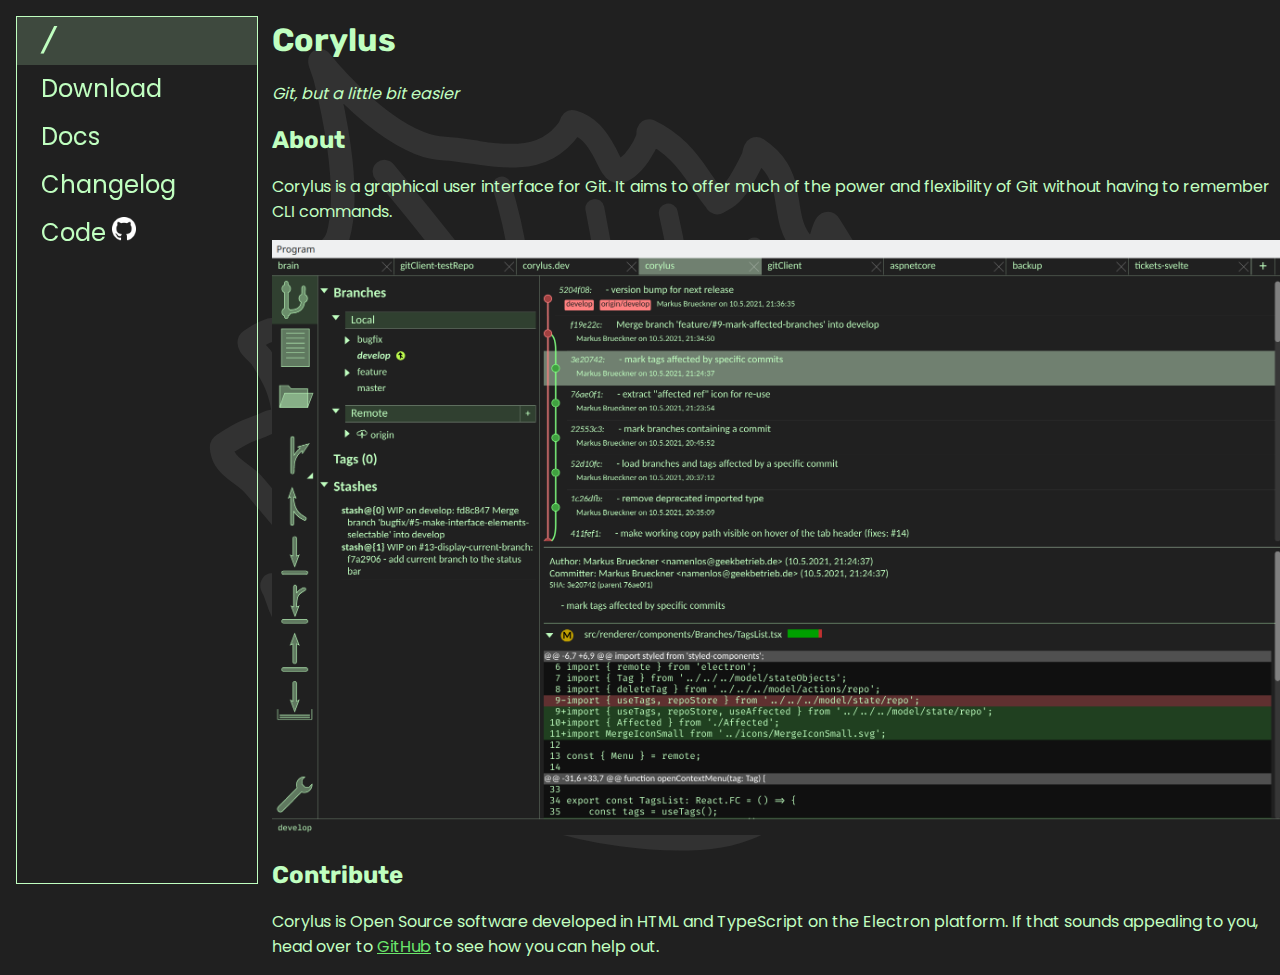
<file: index.html>
<!DOCTYPE html>
<html lang="en">
    <head>
        <meta charset="UTF-8"/>
        <meta http-equiv="X-UA-Compatible" content="IE=edge"/>
        <meta name="viewport" content="width=device-width, initial-scale=1.0"/>
        <title>Corylus</title>
        <link rel="stylesheet" href="/corylus.css"/>
    </head>
    <body>
        <nav>
            <ul>
                <li class="active">/</li>
                <li class=""><a href="/download/">Download</a></li>
                <li class=""><a href="/docs/">Docs</a></li>
                <li class=""><a href="/changelog/">Changelog</a></li>
                <li><a href="https://github.com/corylus-git/corylus">Code <img src="/img/GitHub-Mark-Light-32px.png"  style="width: 1em" alt="The GitHub logo"></a></li>
            </ul>
        </nav>
        <main>
            
            <h1>Corylus</h1>
<p><em>Git, but a little bit easier</em></p>
<h2>About</h2>
<p>Corylus is a graphical user interface for Git. It aims to offer much of the power
and flexibility of Git without having to remember CLI commands.</p>
<p><img src="/img/corylus.png" alt="Screenshot of the Corylus main window"></p>
<h2>Contribute</h2>
<p>Corylus is Open Source software developed in HTML and TypeScript on the Electron
platform. If that sounds appealing to you, head over to <a href="https://github.com/corylus-git/corylus">GitHub</a>
to see how you can help out.</p>

        </main>
    </body>
</html>
</file>
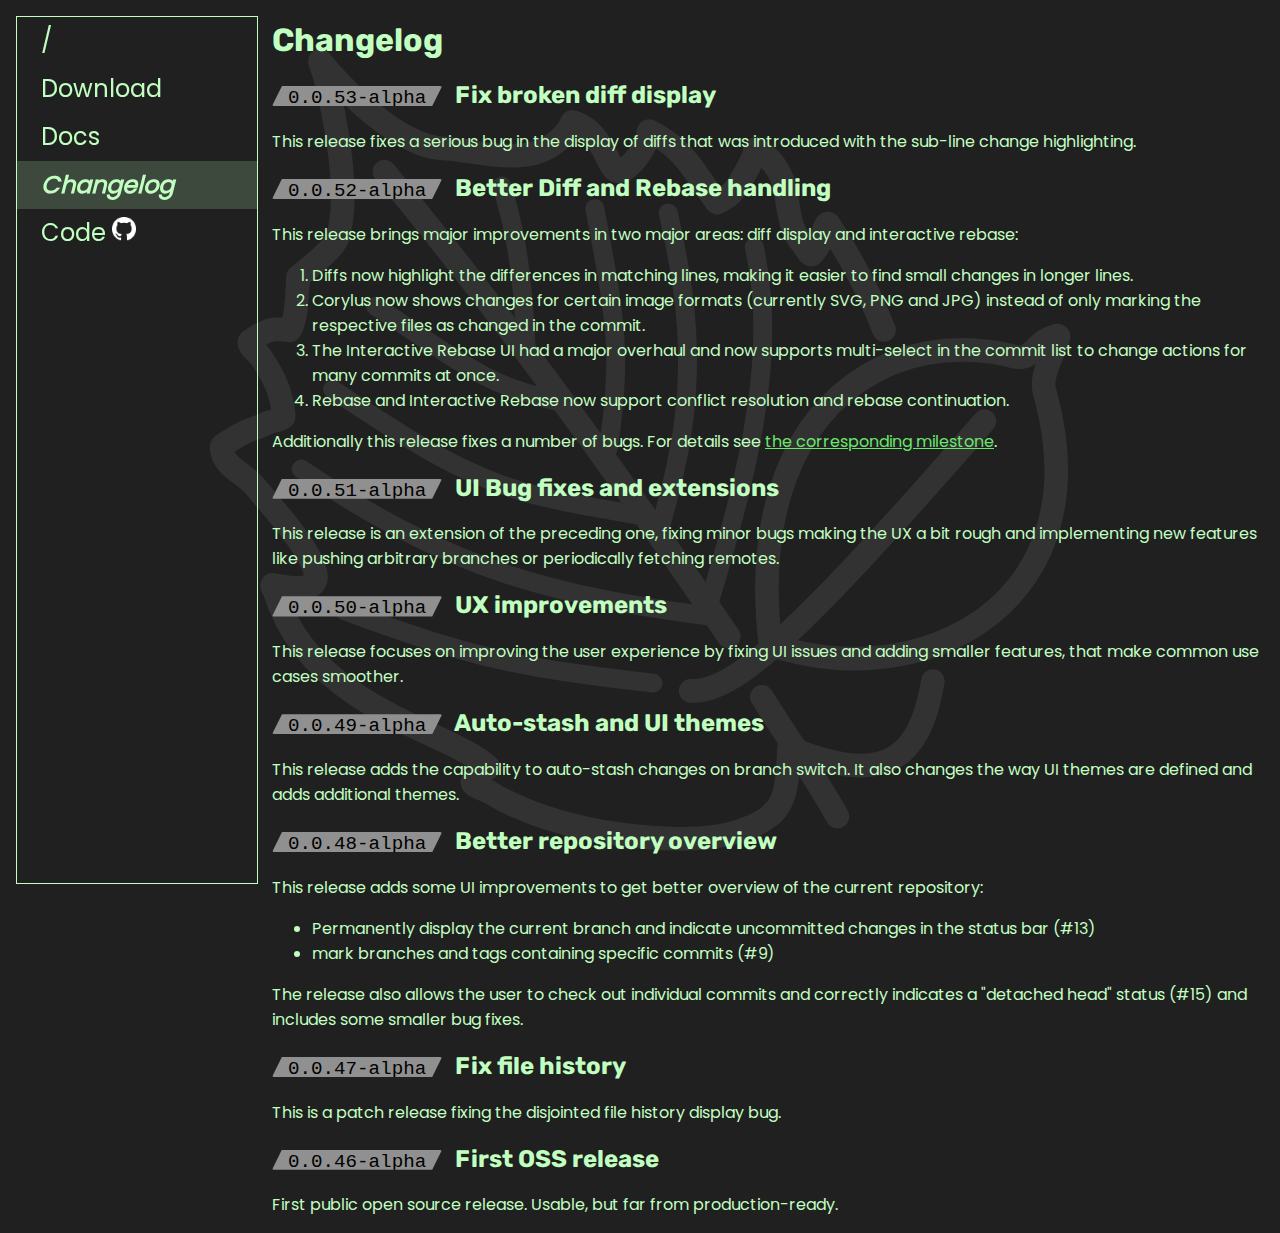
<file: changelog/index.html>
<!DOCTYPE html>
<html lang="en">
    <head>
        <meta charset="UTF-8"/>
        <meta http-equiv="X-UA-Compatible" content="IE=edge"/>
        <meta name="viewport" content="width=device-width, initial-scale=1.0"/>
        <title>Corylus - Changelog</title>
        <link rel="stylesheet" href="/corylus.css"/>
    </head>
    <body>
        <nav>
            <ul>
                <li class=""><a href="/">/</a></li>
                <li class=""><a href="/download/">Download</a></li>
                <li class=""><a href="/docs/">Docs</a></li>
                <li class="active">Changelog</li>
                <li><a href="https://github.com/corylus-git/corylus">Code <img src="/img/GitHub-Mark-Light-32px.png"  style="width: 1em" alt="The GitHub logo"></a></li>
            </ul>
        </nav>
        <main>
            
                <h1>Changelog</h1>
            
            <main>
  <div>
    
  </div>
  <div>
    
      <h2><span class="release-tag">0.0.53-alpha</span> Fix broken diff display</h2>
      <p>
      <p>This release fixes a serious bug in the display of diffs that was introduced with the sub-line change highlighting.</p>

      </p>
    
      <h2><span class="release-tag">0.0.52-alpha</span> Better Diff and Rebase handling</h2>
      <p>
      <p>This release brings major improvements in two major areas: diff display and interactive rebase:</p>
<ol>
<li>Diffs now highlight the differences in matching lines, making it easier to find small changes in longer lines.</li>
<li>Corylus now shows changes for certain image formats (currently SVG, PNG and JPG) instead of only marking the respective files as changed in the commit.</li>
<li>The Interactive Rebase UI had a major overhaul and now supports multi-select in the commit list to change actions for many commits at once.</li>
<li>Rebase and Interactive Rebase now support conflict resolution and rebase continuation.</li>
</ol>
<p>Additionally this release fixes a number of bugs. For details see <a href="https://github.com/corylus-git/corylus/issues?q=is%3Aissue+milestone%3A0.0.52+is%3Aclosed">the corresponding milestone</a>.</p>

      </p>
    
      <h2><span class="release-tag">0.0.51-alpha</span> UI Bug fixes and extensions</h2>
      <p>
      <p>This release is an extension of the preceding one, fixing minor bugs making the UX a bit rough and implementing new features like pushing arbitrary branches or periodically fetching remotes.</p>

      </p>
    
      <h2><span class="release-tag">0.0.50-alpha</span> UX improvements</h2>
      <p>
      <p>This release focuses on improving the user experience by fixing UI issues and adding smaller features, that make common use cases smoother.</p>

      </p>
    
      <h2><span class="release-tag">0.0.49-alpha</span> Auto-stash and UI themes</h2>
      <p>
      <p>This release adds the capability to auto-stash changes on branch switch. It also changes the way UI themes are defined and adds additional themes.</p>

      </p>
    
      <h2><span class="release-tag">0.0.48-alpha</span> Better repository overview</h2>
      <p>
      <p>This release adds some UI improvements to get better overview of the current repository:</p>
<ul>
<li>Permanently display the current branch and indicate uncommitted changes in the status bar (#13)</li>
<li>mark branches and tags containing specific commits (#9)</li>
</ul>
<p>The release also allows the user to check out individual commits and correctly indicates a &quot;detached head&quot; status (#15) and includes some smaller bug fixes.</p>

      </p>
    
      <h2><span class="release-tag">0.0.47-alpha</span> Fix file history</h2>
      <p>
      <p>This is a patch release fixing the disjointed file history display bug.</p>

      </p>
    
      <h2><span class="release-tag">0.0.46-alpha</span> First OSS release</h2>
      <p>
      <p>First public open source release. Usable, but far from production-ready.</p>

      </p>
    
  </div>
</main>
        </main>
    </body>
</html>
</file>
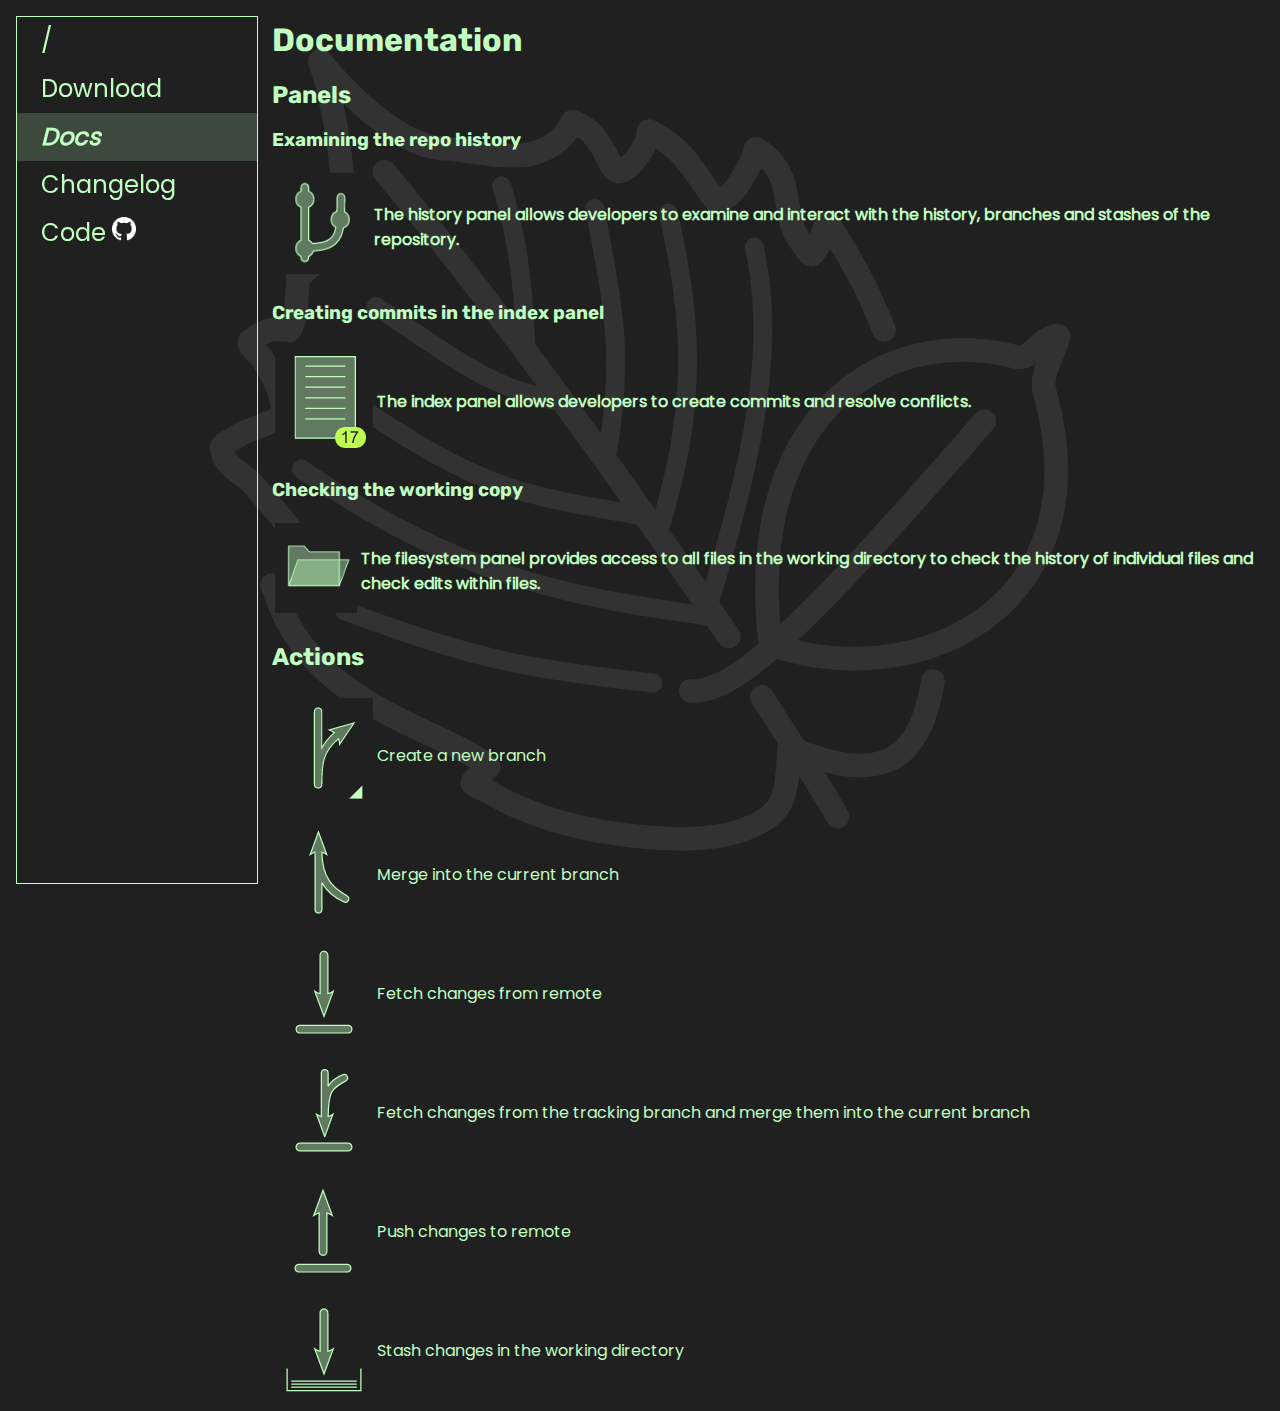
<file: doc/index.html>
<!DOCTYPE html>
<html lang="en">
    <head>
        <meta charset="UTF-8"/>
        <meta http-equiv="X-UA-Compatible" content="IE=edge"/>
        <meta name="viewport" content="width=device-width, initial-scale=1.0"/>
        <title>Corylus - Documentation</title>
        <link rel="stylesheet" href="/corylus.css"/>
    </head>
    <body>
        <nav>
            <ul>
                <li class=""><a href="/">/</a></li>
                <li class=""><a href="/download/">Download</a></li>
                <li class="active">Docs</li>
                <li class=""><a href="/changelog/">Changelog</a></li>
                <li><a href="https://github.com/corylus/corylus">Code <img src="/img/GitHub-Mark-Light-32px.png"  style="width: 1em" alt="The GitHub logo"></a></li>
            </ul>
        </nav>
        <main>
            
                <h1>Documentation</h1>
            
            <h2>Panels</h2>
<h3>Examining the repo history</h3>
<table>
<thead>
<tr>
<th><img src="/img/icon-history.png" alt="History icon"></th>
<th style="text-align:left">The history panel allows developers to examine and interact with the history, branches and stashes of the repository.</th>
</tr>
</thead>
<tbody></tbody>
</table>
<h3>Creating commits in the index panel</h3>
<table>
<thead>
<tr>
<th><img src="/img/icon-index.png" alt="Index icon"></th>
<th style="text-align:left">The index panel allows developers to create commits and resolve conflicts.</th>
</tr>
</thead>
<tbody></tbody>
</table>
<h3>Checking the working copy</h3>
<table>
<thead>
<tr>
<th><img src="/img/icon-filesystem.png" alt="Filesystem icon"></th>
<th style="text-align:left">The filesystem panel provides access to all files in the working directory to check the history of individual files and check edits within files.</th>
</tr>
</thead>
<tbody></tbody>
</table>
<h2>Actions</h2>
<table>
<thead>
<tr>
<th></th>
<th style="text-align:left"></th>
</tr>
</thead>
<tbody>
<tr>
<td><img src="/img/icon-branch.png" alt="Branch icon"></td>
<td style="text-align:left">Create a new branch</td>
</tr>
<tr>
<td><img src="/img/icon-merge.png" alt="Merge icon"></td>
<td style="text-align:left">Merge into the current branch</td>
</tr>
<tr>
<td><img src="/img/icon-fetch.png" alt="Fetch icon"></td>
<td style="text-align:left">Fetch changes from remote</td>
</tr>
<tr>
<td><img src="/img/icon-pull.png" alt="Pull icon"></td>
<td style="text-align:left">Fetch changes from the tracking branch and merge them into the current branch</td>
</tr>
<tr>
<td><img src="/img/icon-push.png" alt="Push icon"></td>
<td style="text-align:left">Push changes to remote</td>
</tr>
<tr>
<td><img src="/img/icon-stash.png" alt="Stash icon"></td>
<td style="text-align:left">Stash changes in the working directory</td>
</tr>
</tbody>
</table>

        </main>
    </body>
</html>
</file>
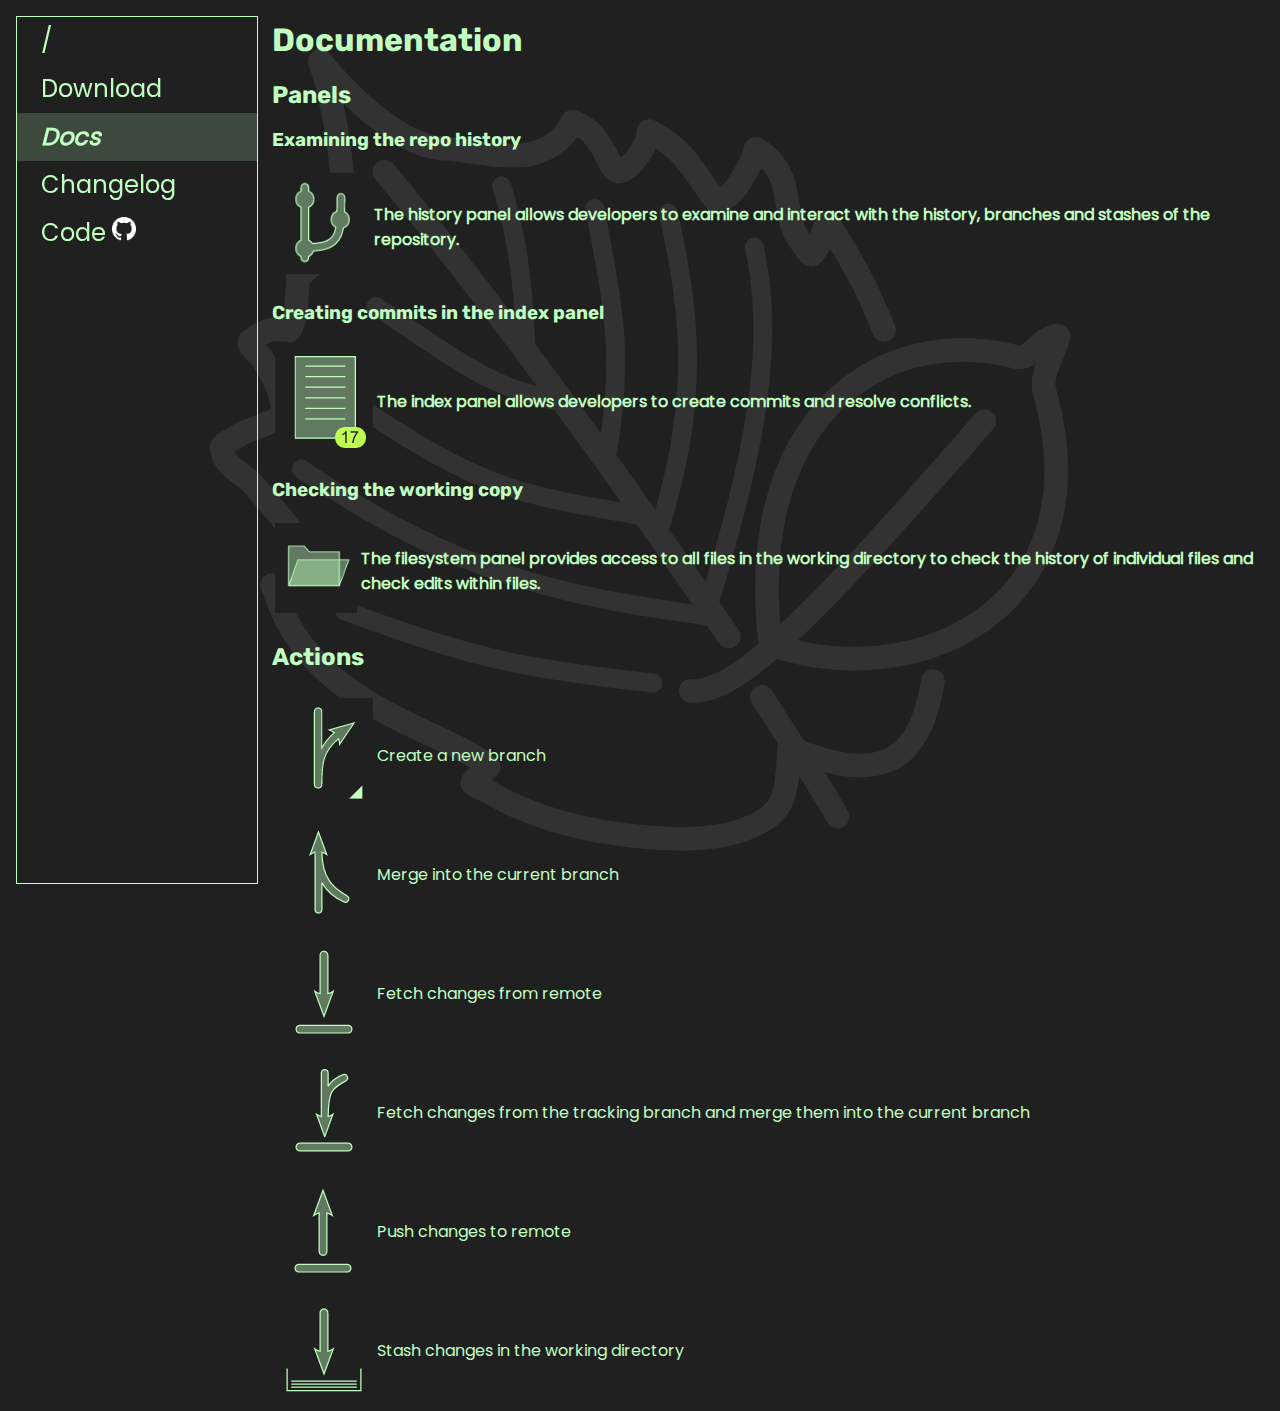
<file: docs/index.html>
<!DOCTYPE html>
<html lang="en">
    <head>
        <meta charset="UTF-8"/>
        <meta http-equiv="X-UA-Compatible" content="IE=edge"/>
        <meta name="viewport" content="width=device-width, initial-scale=1.0"/>
        <title>Corylus - Documentation</title>
        <link rel="stylesheet" href="/corylus.css"/>
    </head>
    <body>
        <nav>
            <ul>
                <li class=""><a href="/">/</a></li>
                <li class=""><a href="/download/">Download</a></li>
                <li class="active">Docs</li>
                <li class=""><a href="/changelog/">Changelog</a></li>
                <li><a href="https://github.com/corylus-git/corylus">Code <img src="/img/GitHub-Mark-Light-32px.png"  style="width: 1em" alt="The GitHub logo"></a></li>
            </ul>
        </nav>
        <main>
            
                <h1>Documentation</h1>
            
            <h2>Panels</h2>
<h3>Examining the repo history</h3>
<table>
<thead>
<tr>
<th><img src="/img/icon-history.png" alt="History icon"></th>
<th style="text-align:left">The history panel allows developers to examine and interact with the history, branches and stashes of the repository.</th>
</tr>
</thead>
<tbody></tbody>
</table>
<h3>Creating commits in the index panel</h3>
<table>
<thead>
<tr>
<th><img src="/img/icon-index.png" alt="Index icon"></th>
<th style="text-align:left">The index panel allows developers to create commits and resolve conflicts.</th>
</tr>
</thead>
<tbody></tbody>
</table>
<h3>Checking the working copy</h3>
<table>
<thead>
<tr>
<th><img src="/img/icon-filesystem.png" alt="Filesystem icon"></th>
<th style="text-align:left">The filesystem panel provides access to all files in the working directory to check the history of individual files and check edits within files.</th>
</tr>
</thead>
<tbody></tbody>
</table>
<h2>Actions</h2>
<table>
<thead>
<tr>
<th></th>
<th style="text-align:left"></th>
</tr>
</thead>
<tbody>
<tr>
<td><img src="/img/icon-branch.png" alt="Branch icon"></td>
<td style="text-align:left">Create a new branch</td>
</tr>
<tr>
<td><img src="/img/icon-merge.png" alt="Merge icon"></td>
<td style="text-align:left">Merge into the current branch</td>
</tr>
<tr>
<td><img src="/img/icon-fetch.png" alt="Fetch icon"></td>
<td style="text-align:left">Fetch changes from remote</td>
</tr>
<tr>
<td><img src="/img/icon-pull.png" alt="Pull icon"></td>
<td style="text-align:left">Fetch changes from the tracking branch and merge them into the current branch</td>
</tr>
<tr>
<td><img src="/img/icon-push.png" alt="Push icon"></td>
<td style="text-align:left">Push changes to remote</td>
</tr>
<tr>
<td><img src="/img/icon-stash.png" alt="Stash icon"></td>
<td style="text-align:left">Stash changes in the working directory</td>
</tr>
</tbody>
</table>

        </main>
    </body>
</html>
</file>
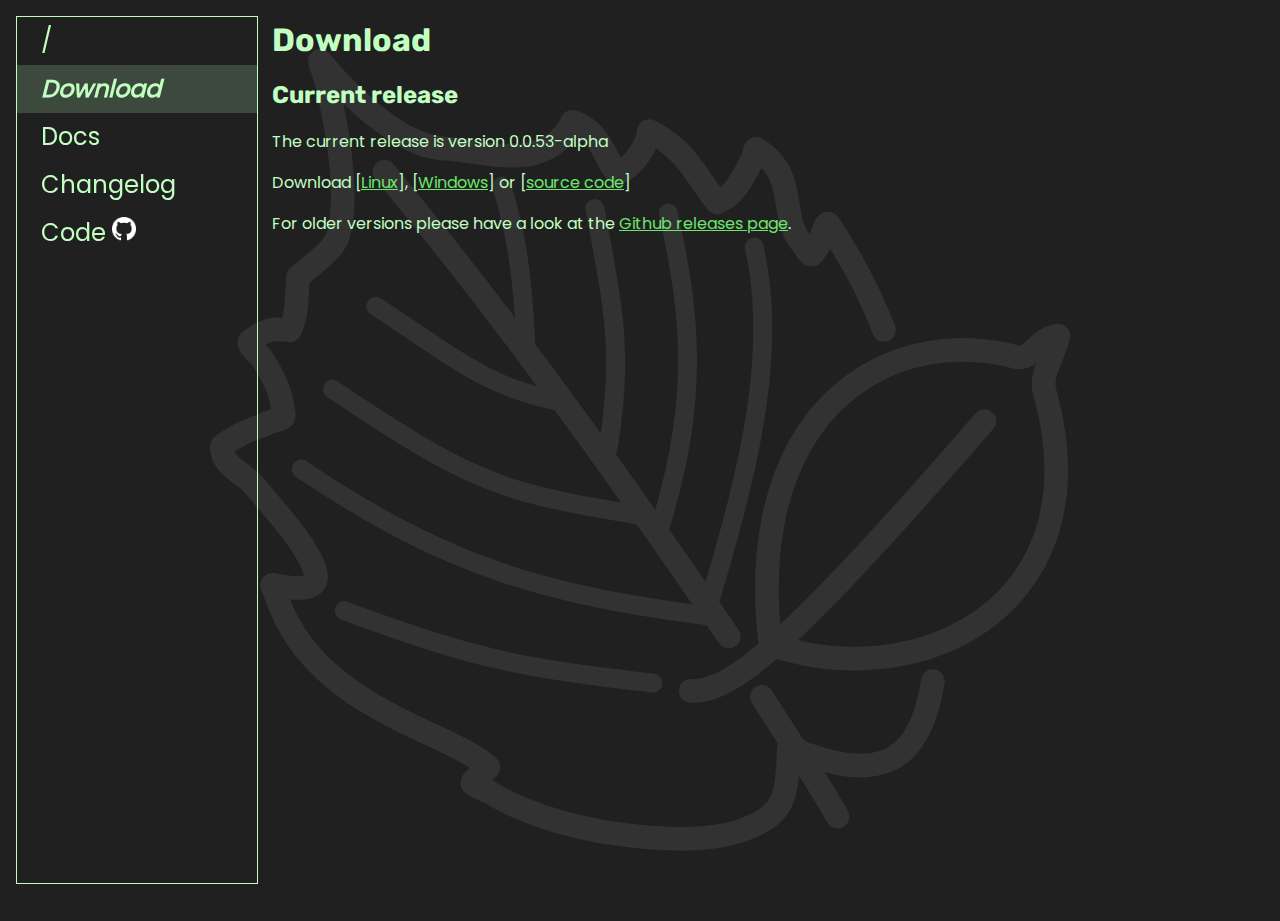
<file: download/index.html>
<!DOCTYPE html>
<html lang="en">
    <head>
        <meta charset="UTF-8"/>
        <meta http-equiv="X-UA-Compatible" content="IE=edge"/>
        <meta name="viewport" content="width=device-width, initial-scale=1.0"/>
        <title>Corylus - Download</title>
        <link rel="stylesheet" href="/corylus.css"/>
    </head>
    <body>
        <nav>
            <ul>
                <li class=""><a href="/">/</a></li>
                <li class="active">Download</li>
                <li class=""><a href="/docs/">Docs</a></li>
                <li class=""><a href="/changelog/">Changelog</a></li>
                <li><a href="https://github.com/corylus-git/corylus">Code <img src="/img/GitHub-Mark-Light-32px.png"  style="width: 1em" alt="The GitHub logo"></a></li>
            </ul>
        </nav>
        <main>
            
                <h1>Download</h1>
            
            <main>
    <h2>Current release</h2>
    <p>
        The current release is version 0.0.53-alpha
    </p>
    <p>
        Download 
            [<a href="https://github.com/corylus-git/corylus/releases/download/0.0.53-alpha/corylus_0.0.53_amd64.deb">Linux</a>], 
            [<a href="https://github.com/corylus-git/corylus/releases/download/0.0.53-alpha/Corylus.Setup.0.0.53.exe">Windows</a>] or 
            [<a href="https://api.github.com/repos/corylus-git/corylus/zipball/0.0.53-alpha">source code</a>]
    </p>
    <p>
    For older versions please have a look at the <a href="https://github.com/corylus-git/corylus/releases/">Github releases page</a>.
    </p>
</main>

        </main>
    </body>
</html>
</file>
<file: corylus.css>
:root {
    --background: #202020;
    --highlight: #3e493e;
    --text: #c0ffc0;
    --link: #6be76b;
}

@font-face {
    font-family: 'Poppins';
    font-style: normal;
    font-weight: 400;
    font-display: auto; /* or block, swap, fallback, optional */
    src: url('/fonts/Poppins-Regular.ttf') format('truetype');
    unicode-range: U+000-5FF; /* Latin glyphs */
}

@font-face {
    font-family: 'Rubik';
    font-style: normal;
    font-weight: 700;
    font-display: auto; /* or block, swap, fallback, optional */
    src: url('/fonts/Rubik-VariableFont_wght.ttf') format('truetype');
    unicode-range: U+000-5FF; /* Latin glyphs */
}

html {
    background-color: var(--background);
    color: var(--text);
    font-family: 'Poppins', sans-serif;
    font-size: 16px;
}

h1,
h2,
h3,
h4,
h5,
h6 {
    font-family: 'Rubik';
    font-weight: 700;
}

body {
    min-height: 100vh;
    background-image: url(img/icon.svg);
    background-size: 100vw 100vh;
    background-attachment: fixed;
    margin: 0;
    padding: 0;
    padding-left: 17rem;
}

nav {
    border: 1px solid var(--text);
    width: 15rem;
    position: fixed;
    left: 1rem;
    top: 1rem;
    bottom: 1rem;
    font-size: 150%;
    line-height: 200%;
}

nav ul {
    list-style-type: none;
    margin: 0;
    padding-left: 0;
}

nav ul li {
    padding-left: 1em;
}

nav a,
nav a:visited {
    color: var(--text);
    text-decoration: none;
}

nav li.active {
    font-weight: bold;
    font-style: italic;
    background-color: var(--highlight);
}

main {
    margin-left: auto;
    max-width: 70rem;
    margin-right: auto;
}

img {
    max-width: 100%;
}

a,
a:visited {
    color: var(--link);
}

.release-tag {
    font-family: monospace;
    font-weight: normal;
    font-size: 80%;
    background-color: #909090;
    color: black;
    display: inline-block;
    padding-left: 1rem;
    padding-right: 1rem;
    padding-top: 1px;
    border-radius: 2px;
    margin-right: 0.5rem;
    height: 1em;
    clip-path: polygon(10px 0, 100% 0, calc(100% - 10px) 100%, 0 100%);
}
</file>
